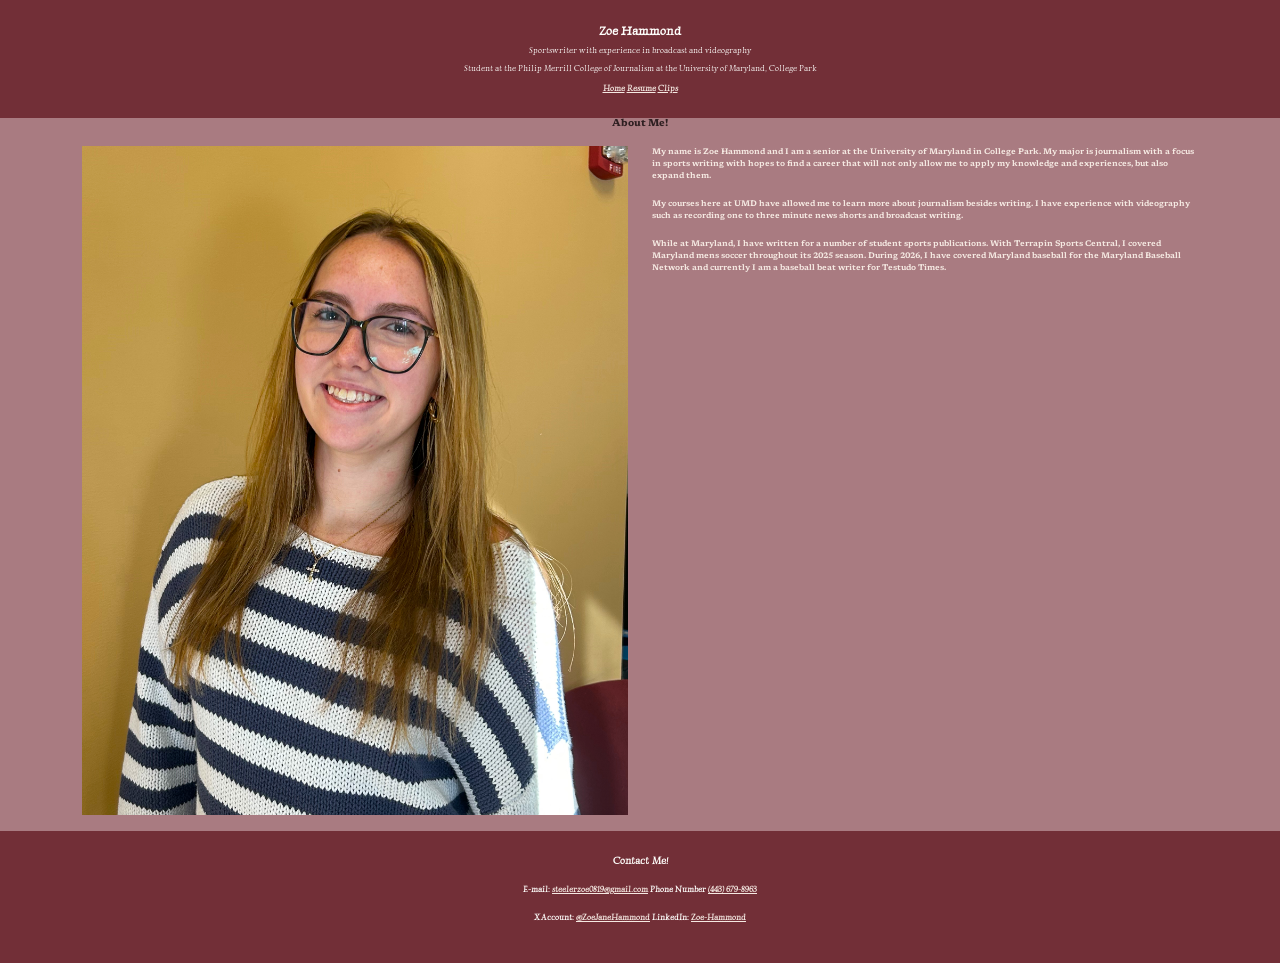
<file: index.html>
<!DOCTYPE html>
<html lang="en">

<head>
    <meta charset="UTF-8">
    <meta name="viewport" content="width=device-width, initial-scale=1.0">
    <title>Home</title>
    <meta name="description"
        content="Sportswriter with experience in broadcast and videography and student at the Philip Merrill College of Journalism at the University of Maryland, College Park">
    <link href="https://cdn.jsdelivr.net/npm/bootstrap@5.3.8/dist/css/bootstrap.min.css" rel="stylesheet"
        integrity="sha384-sRIl4kxILFvY47J16cr9ZwB07vP4J8+LH7qKQnuqkuIAvNWLzeN8tE5YBujZqJLB" crossorigin="anonymous">

    <link rel="stylesheet" href="site/css/style.css">
    <script src="https://cdn.jsdelivr.net/npm/@popperjs/core@2.11.8/dist/umd/popper.min.js"
        integrity="sha384-I7E8VVD/ismYTF4hNIPjVp/Zjvgyol6VFvRkX/vR+Vc4jQkC+hVqc2pM8ODewa9r"
        crossorigin="anonymous"></script>
    <script src="https://cdn.jsdelivr.net/npm/bootstrap@5.3.8/dist/js/bootstrap.min.js"
        integrity="sha384-G/EV+4j2dNv+tEPo3++6LCgdCROaejBqfUeNjuKAiuXbjrxilcCdDz6ZAVfHWe1Y"
        crossorigin="anonymous"></script>
    <link rel="preconnect" href="https://fonts.googleapis.com">
    <link rel="preconnect" href="https://fonts.gstatic.com" crossorigin>
    <link href="https://fonts.googleapis.com/css2?family=Luxurious+Roman&display=swap" rel="stylesheet">
    <link
        href="https://fonts.googleapis.com/css2?family=Luxurious+Roman&family=Newsreader:ital,opsz,wght@0,6..72,200..800;1,6..72,200..800&display=swap"
        rel="stylesheet">
</head>

<body>

    <header>
        <h1>Zoe Hammond</h1>
        <h2>Sportswriter with experience in broadcast and videography</h2>
        <h2>Student at the Philip Merrill College of Journalism at the University of Maryland, College Park</h2>
        <nav></nav>
        <a href="#"> Home</a>
        <a href="/resume/">Resume</a>
        <a href="/clips/"> Clips</a>
        </nav>
    </header>
    <main>
        <h3 id="title">
            About Me!
        </h3>
        <div class="container">
            <div class="row">
                <div class="col-md-6">
                    <img src="site/img/zhammond-headshot.jpg" class="img-fluid" alt="Zoe Hammond">
                </div>
                <div class="col-md-6">
                    <p>
                        My name is Zoe Hammond and I am a senior at the University of Maryland in College Park. My major
                        is
                        journalism
                        with a focus in sports writing with hopes to find a career that will not only allow me to apply
                        my knowledge
                        and
                        experiences, but also expand them. 
                        </p>
                        <p>My courses here at UMD have allowed me to learn more about
                        journalism
                        besides
                        writing.
                        I have experience with videography such as recording one to three minute news shorts and
                        broadcast
                        writing. </p>
                        <p>While at Maryland, I have written for a number of student sports publications. With
                        Terrapin Sports
                        Central, I covered Maryland mens soccer throughout its 2025 season. During 2026, I have covered
                        Maryland
                        baseball for the Maryland Baseball Network and currently I am a baseball beat writer for Testudo
                        Times.
                    </p>
                </div>
            </div>
        </div>
    </main>
    <footer>
        <h3><strong>Contact Me!</strong></h3>
        </p>
        <p>
            E-mail:
            <a href="mailto:steelerzoe0819@gmail.com">steelerzoe0819@gmail.com</a>
            Phone Number
            <a href="tel:4436798963">(443) 679-8963</a>
        </p>
        <p> X Account:
            <a href="https://x.com/ZoeJaneHammond" target="_blank">@ZoeJaneHammond</a>
            LinkedIn:
            <a href="linkedin.com/in/zoe-hammond-83422225a" target="_blank"> Zoe-Hammond</a>
        </p>

    </footer>

</body>

</html>
</file>
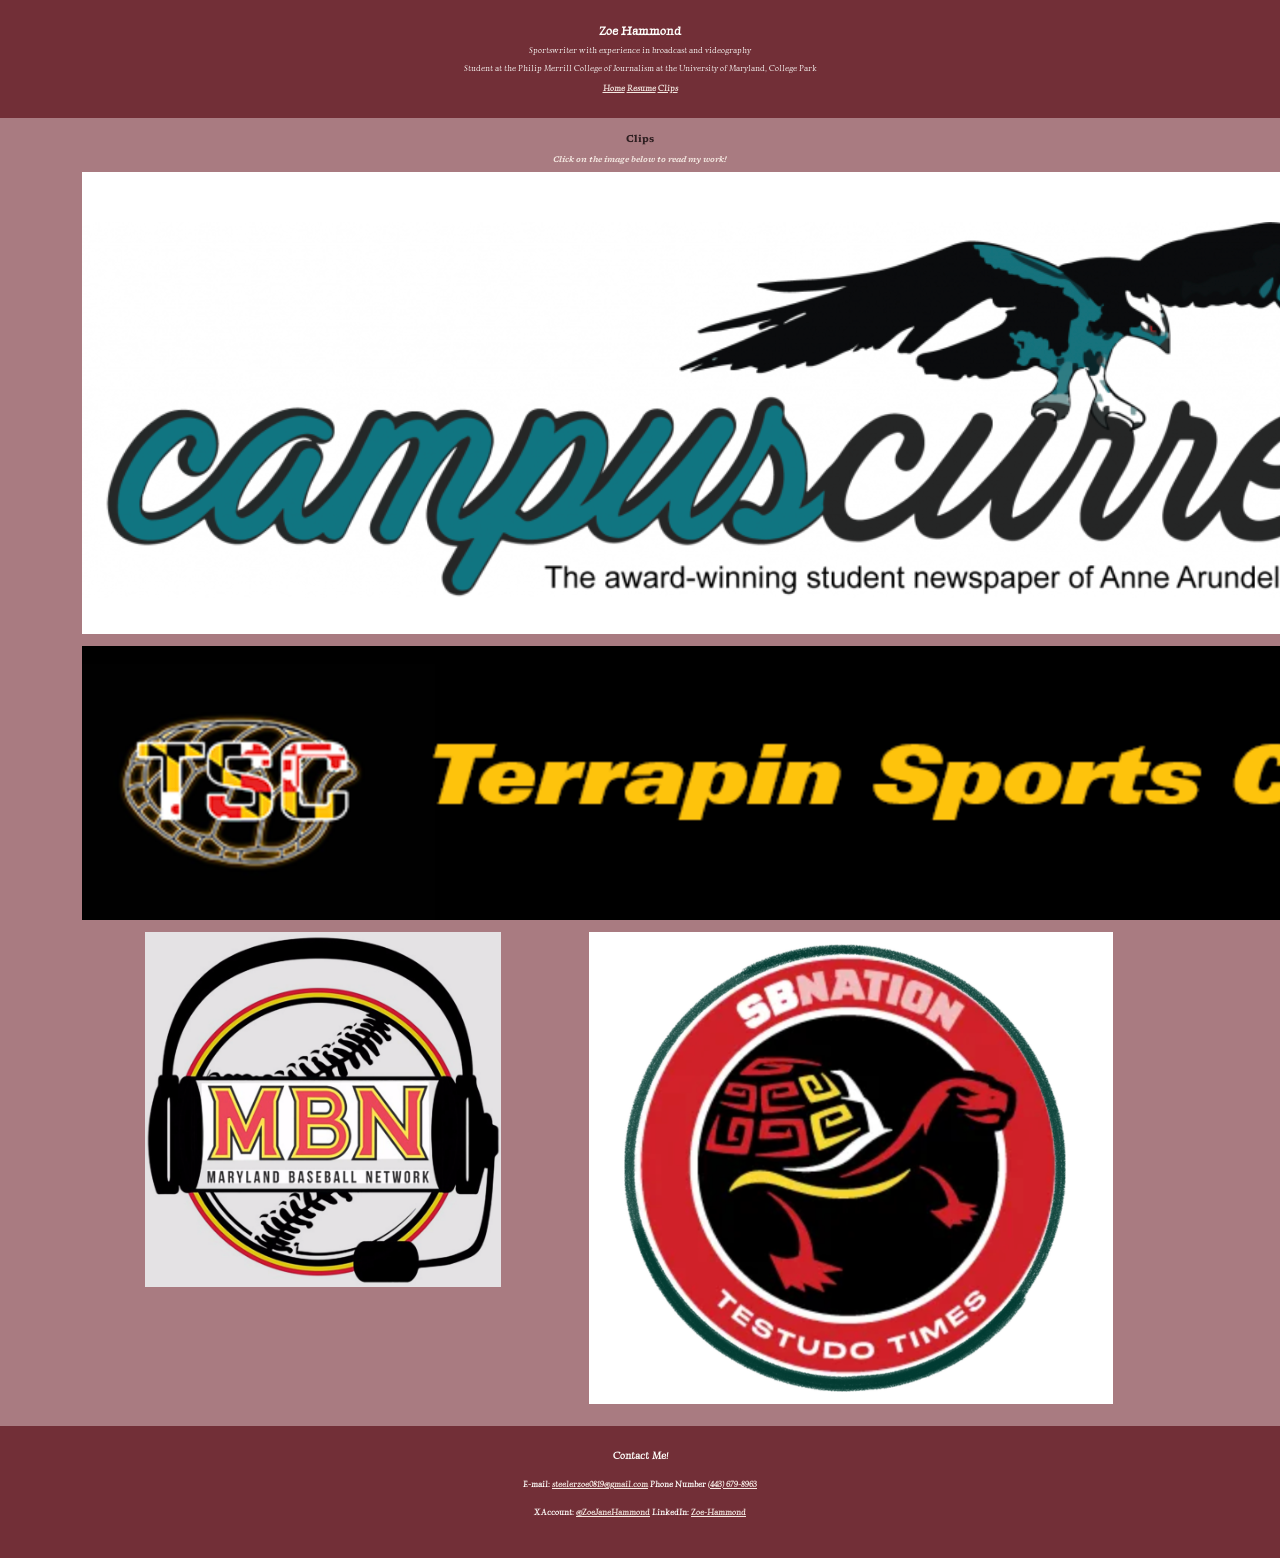
<file: clips/index.html>
<!DOCTYPE html>
<html lang="en">

<head>
    <meta charset="UTF-8">
    <meta name="viewport" content="width=device-width, initial-scale=1.0">
    <title>Clips</title>
    <meta name="description"
        content="Sportswriter with experience in broadcast and videography and student at the Philip Merrill College of Journalism at the University of Maryland, College Park">
    <link href="https://cdn.jsdelivr.net/npm/bootstrap@5.3.8/dist/css/bootstrap.min.css" rel="stylesheet"
        integrity="sha384-sRIl4kxILFvY47J16cr9ZwB07vP4J8+LH7qKQnuqkuIAvNWLzeN8tE5YBujZqJLB" crossorigin="anonymous">

    <link rel="stylesheet" href="../site/css/style.css">
    <script src="https://cdn.jsdelivr.net/npm/@popperjs/core@2.11.8/dist/umd/popper.min.js"
        integrity="sha384-I7E8VVD/ismYTF4hNIPjVp/Zjvgyol6VFvRkX/vR+Vc4jQkC+hVqc2pM8ODewa9r"
        crossorigin="anonymous"></script>
    <script src="https://cdn.jsdelivr.net/npm/bootstrap@5.3.8/dist/js/bootstrap.min.js"
        integrity="sha384-G/EV+4j2dNv+tEPo3++6LCgdCROaejBqfUeNjuKAiuXbjrxilcCdDz6ZAVfHWe1Y"
        crossorigin="anonymous"></script>
    <link rel="preconnect" href="https://fonts.googleapis.com">
    <link rel="preconnect" href="https://fonts.gstatic.com" crossorigin>
    <link href="https://fonts.googleapis.com/css2?family=Luxurious+Roman&display=swap" rel="stylesheet">
    <link
        href="https://fonts.googleapis.com/css2?family=Luxurious+Roman&family=Newsreader:ital,opsz,wght@0,6..72,200..800;1,6..72,200..800&display=swap"
        rel="stylesheet">
</head>

<body>
    <header>
        <h1>Zoe Hammond</h1>
        <h2>Sportswriter with experience in broadcast and videography</h2>
        <h2>Student at the Philip Merrill College of Journalism at the University of Maryland, College Park</h2>
        <nav>
            <a href="../index.html"> Home</a>
            <a href="../resume/">Resume</a>
            <a href="../clips/"> Clips</a>
        </nav>
    </header>
    <main class="container">
        <h3 id="title">
            Clips </h3>
        <div class="text-center">
            <em>Click on the image below to read my work!</em>
        </div>
        <div class="image-container">
            <div class=" row justify-content-evenly clips">
                <a href="https://www.thecampuscurrent.com/staff_name/zoe-hammond/" target="_blank">
                    <img src="../site/img/campus-current-logo.png" alt="Campus Current media" class="image-fluid">
                </a>

                <a href="https://terrapinsportscentral.com/author/zhammond/" target="_blank">
                    <img src="../site/img/tsc-logo.png" alt="TSC media" class="image-fluid"></a>
                <div class="col-md-4">
                    <a href="https://marylandbaseballnetwork.com/author/zoejane8/" target="_blank">
                        <img src="/site/img/mbn-logo.png" alt="MBN Logo" class="img-fluid"> </a>
                </div>
                <div class="col-md-6">
                    <a href="https://www.testudotimes.com/authors/zoe-hammond" target="_blank">
                        <img src="../site/img/tt-times-logo.png" alt="Times Logo" class="img-fluid"></a>
                </div>
            </div>
        </div>
    </main>
    <footer>
        <h3><strong>Contact Me!</strong></h3>
        </p>
        <p>
            E-mail:
            <a href="mailto:steelerzoe0819@gmail.com">steelerzoe0819@gmail.com</a>
            Phone Number
            <a href="tel:4436798963">(443) 679-8963</a>
        </p>
        <p> X Account:
            <a href="https://x.com/ZoeJaneHammond" target="_blank">@ZoeJaneHammond</a>
            LinkedIn:
            <a href="linkedin.com/in/zoe-hammond-83422225a" target="_blank"> Zoe-Hammond</a>
        </p>

    </footer>
</body>

</html>
</file>
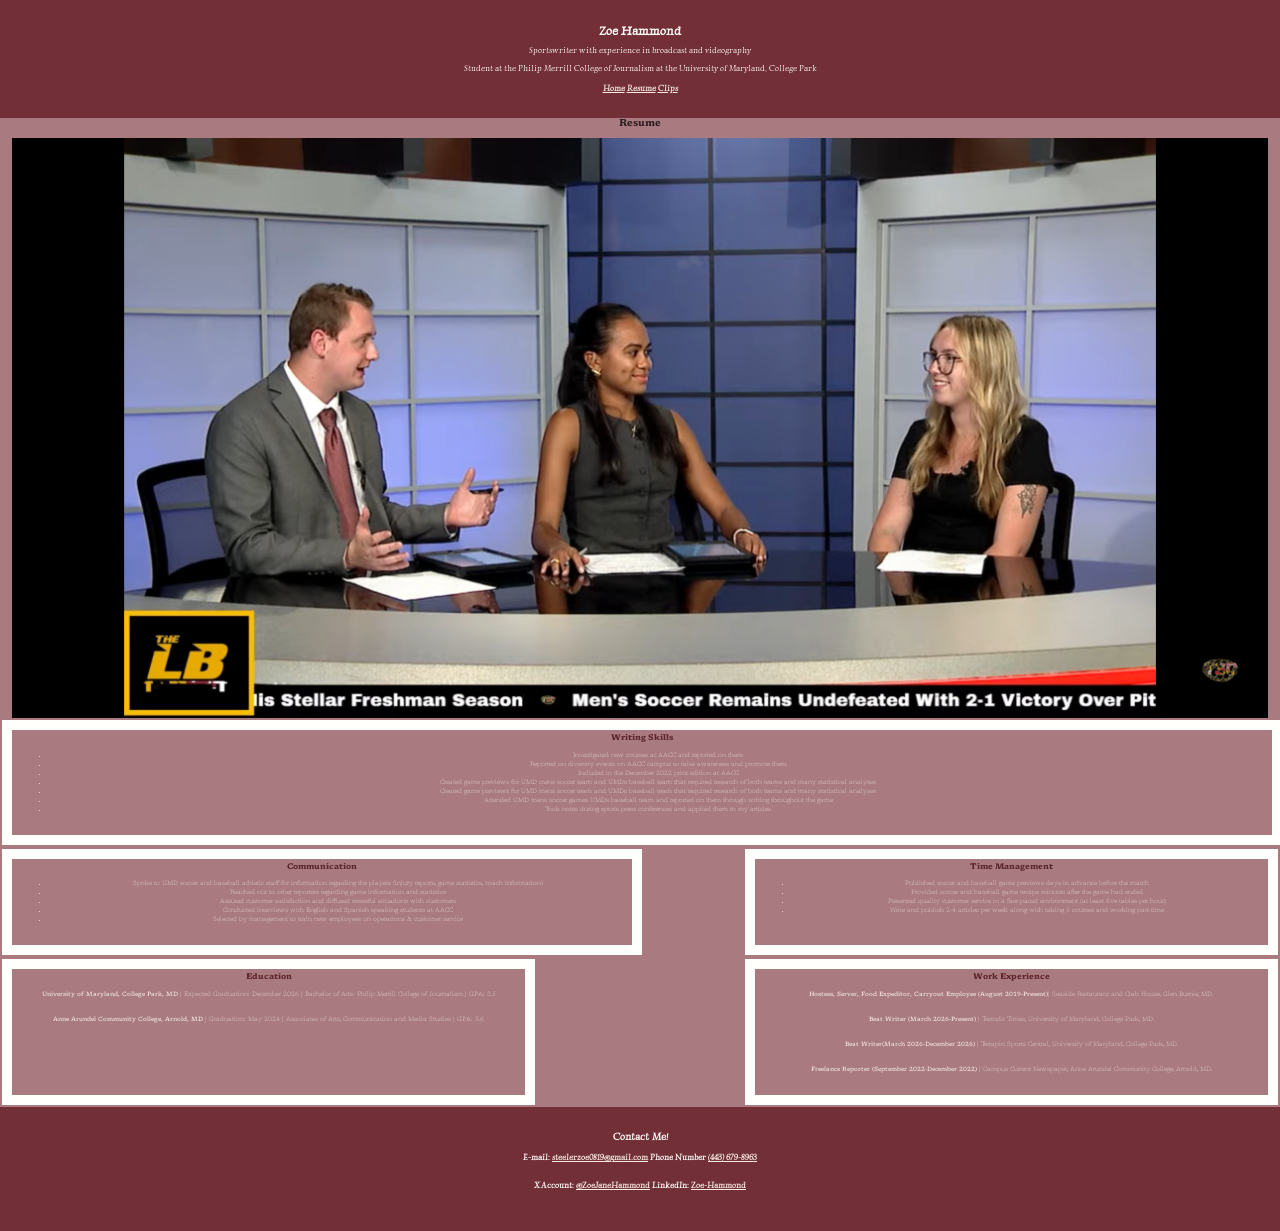
<file: resume/index.html>
<!DOCTYPE html>
<html lang="en">

<head>
    <meta charset="UTF-8">
    <meta name="viewport" content="width=device-width, initial-scale=1.0">
    <title>Resume</title>
    <meta name="description"
        content="Sportswriter with experience in broadcast and videography and student at the Philip Merrill College of Journalism at the University of Maryland, College Park">
    <link href="https://cdn.jsdelivr.net/npm/bootstrap@5.3.8/dist/css/bootstrap.min.css" rel="stylesheet"
        integrity="sha384-sRIl4kxILFvY47J16cr9ZwB07vP4J8+LH7qKQnuqkuIAvNWLzeN8tE5YBujZqJLB" crossorigin="anonymous">

    <link rel="stylesheet" href="../site/css/style.css">
    <script src="https://cdn.jsdelivr.net/npm/@popperjs/core@2.11.8/dist/umd/popper.min.js"
        integrity="sha384-I7E8VVD/ismYTF4hNIPjVp/Zjvgyol6VFvRkX/vR+Vc4jQkC+hVqc2pM8ODewa9r"
        crossorigin="anonymous"></script>
    <script src="https://cdn.jsdelivr.net/npm/bootstrap@5.3.8/dist/js/bootstrap.min.js"
        integrity="sha384-G/EV+4j2dNv+tEPo3++6LCgdCROaejBqfUeNjuKAiuXbjrxilcCdDz6ZAVfHWe1Y"
        crossorigin="anonymous"></script>
    <link rel="preconnect" href="https://fonts.googleapis.com">
    <link rel="preconnect" href="https://fonts.gstatic.com" crossorigin>
    <link href="https://fonts.googleapis.com/css2?family=Luxurious+Roman&display=swap" rel="stylesheet">
    <link
        href="https://fonts.googleapis.com/css2?family=Luxurious+Roman&family=Newsreader:ital,opsz,wght@0,6..72,200..800;1,6..72,200..800&display=swap"
        rel="stylesheet">
</head>

<body>

    <header>
        <h1>Zoe Hammond</h1>
        <h2>Sportswriter with experience in broadcast and videography</h2>
        <h2>Student at the Philip Merrill College of Journalism at the University of Maryland, College Park</h2>
        <nav>
            <a href="../index.html"> Home</a>
            <a href="/resume/">Resume</a>
            <a href="../clips/"> Clips</a>
        </nav>
    </header>

    <main class="container-fluid">

        <h3 id="title">
            Resume
        </h3>
        <img src="../site/img/tsc-show-interview.png" alt="Feature on the Left Bench" class="img-fluid">

        <div class="row justify-content-between">
            <div class="col-md-12 block">
                <h4>Writing Skills</h4>
                <ul>
                    <li>Investigated new courses at AACC and reported on them</li>
                    <li>Reported on diversity events on AACC campus to raise awareness and promote them</li>
                    <li>Included in the December 2022 print edition at AACC</li>
                    <li>Created game previews for UMD mens soccer team and UMDs baseball team that required research of
                        both
                        teams and many statistical analyses</li>
                    <li>Created game previews for UMD mens soccer team and UMDs baseball team that required research of
                        both
                        teams and many statistical analyses</li>
                    <li>Attended UMD mens soccer games UMDs baseball team and reported on them through writing
                        throughout
                        the game</li>
                    <li>Took notes during sports press conferences and applied them to my articles</li>
                </ul>
            </div>
        </div>
        <div class="row justify-content-between">
        <div class="col-md-6 block">
            <h4>Communication</h4>
            <ul>
                <li>Spoke to UMD soccer and baseball athletic staff for information regarding the players (injury
                    reports, game statistics, coach information) </li>
                <li>Reached out to other reporters regarding game information and statistics</li>
                <li>Assured customer satisfaction and diffused stressful situations with customers</li>
                <li>Conducted interviews with English and Spanish speaking students at AACC</li>
                <li>Selected by management to train new employees on operations & customer service</li>
            </ul>
        </div>

        <div class="col-md-5 block">
            <h4>Time Management</h4>
            <ul>
                <li>Published soccer and baseball game previews days in advance before the match</li>
                <li>Provided soccer and baseball game recaps minutes after the game had ended</li>
                <li>Presented quality customer service in a fast-paced environment (at least five tables per hour)</li>
                <li>Write and publish 2-4 articles per week along with taking 5 courses and working part-time</li>
            </ul>
        </div>
        </div>
        

        <div class="row justify-content-between">
            <div class="col-md-5 block">
                <h4>Education</h4>
                <p><strong>University of Maryland, College Park, MD </strong>| Expected Graduation: December 2026 | Bachelor of Arts-
                    Philip Merrill College of Journalism | GPA: 3.5</p>
                <p><strong>Anne Arundel Community College, Arnold, MD </strong>| Graduation: May 2024 | Associates of Arts, Communication
                    and Media Studies | GPA: 3.6</p>
            </div>
            <div class="col-md-5 block">
                <h4>Work Experience</h4>
            <p><strong>Hostess, Server, Food Expeditor, Carryout Employee (August 2019-Present)</strong>| Seaside Restaurant and Crab
                House, Glen Burnie, MD. </p>
            <p><strong>Beat Writer (March 2026-Present)</strong> | Testudo Times, University of Maryland, College Park, MD.</p>
            <p><strong>Beat Writer(March 2026-December 2026) </strong> | Terrapin Sports Central, University of Maryland, College Park,
                MD.
            <p>
            <p><strong>Freelance Reporter (September 2022-December 2022)</strong> | Campus Current Newspaper, Anne Arundel Community
                College, Arnold, MD.
            </p>
            </div>
        </div>

    </main>

        <footer>
            <h3><strong>Contact Me!</strong></h3>
            <p>
                E-mail:
                <a href="mailto:steelerzoe0819@gmail.com">steelerzoe0819@gmail.com</a>
                Phone Number
                <a href="tel:4436798963">(443) 679-8963</a>
            </p>
            <p>
                X Account:
                <a href="https://x.com/ZoeJaneHammond" target="_blank">@ZoeJaneHammond</a>
                LinkedIn:
                <a href="https://linkedin.com/in/zoe-hammond-83422225a" target="_blank"> Zoe-Hammond</a>
            </p>
        </footer>
</body>

</html>
</file>
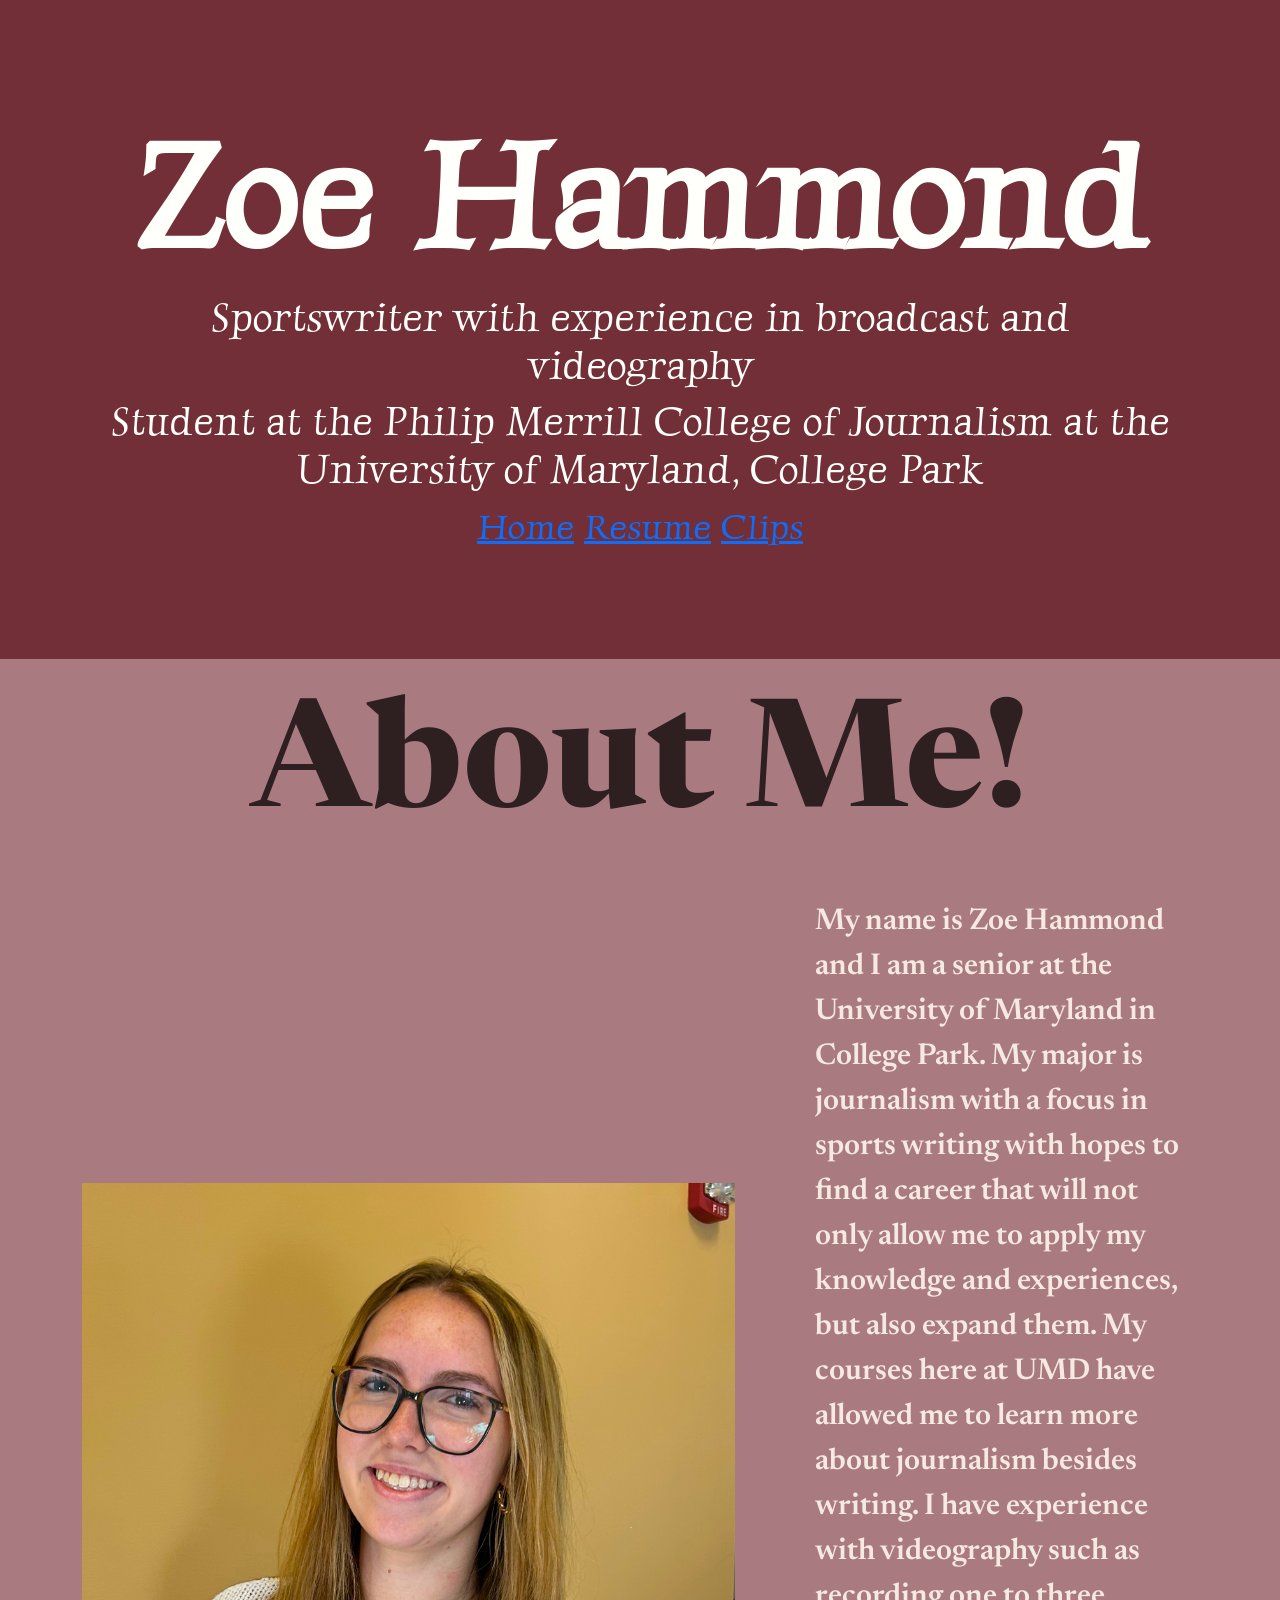
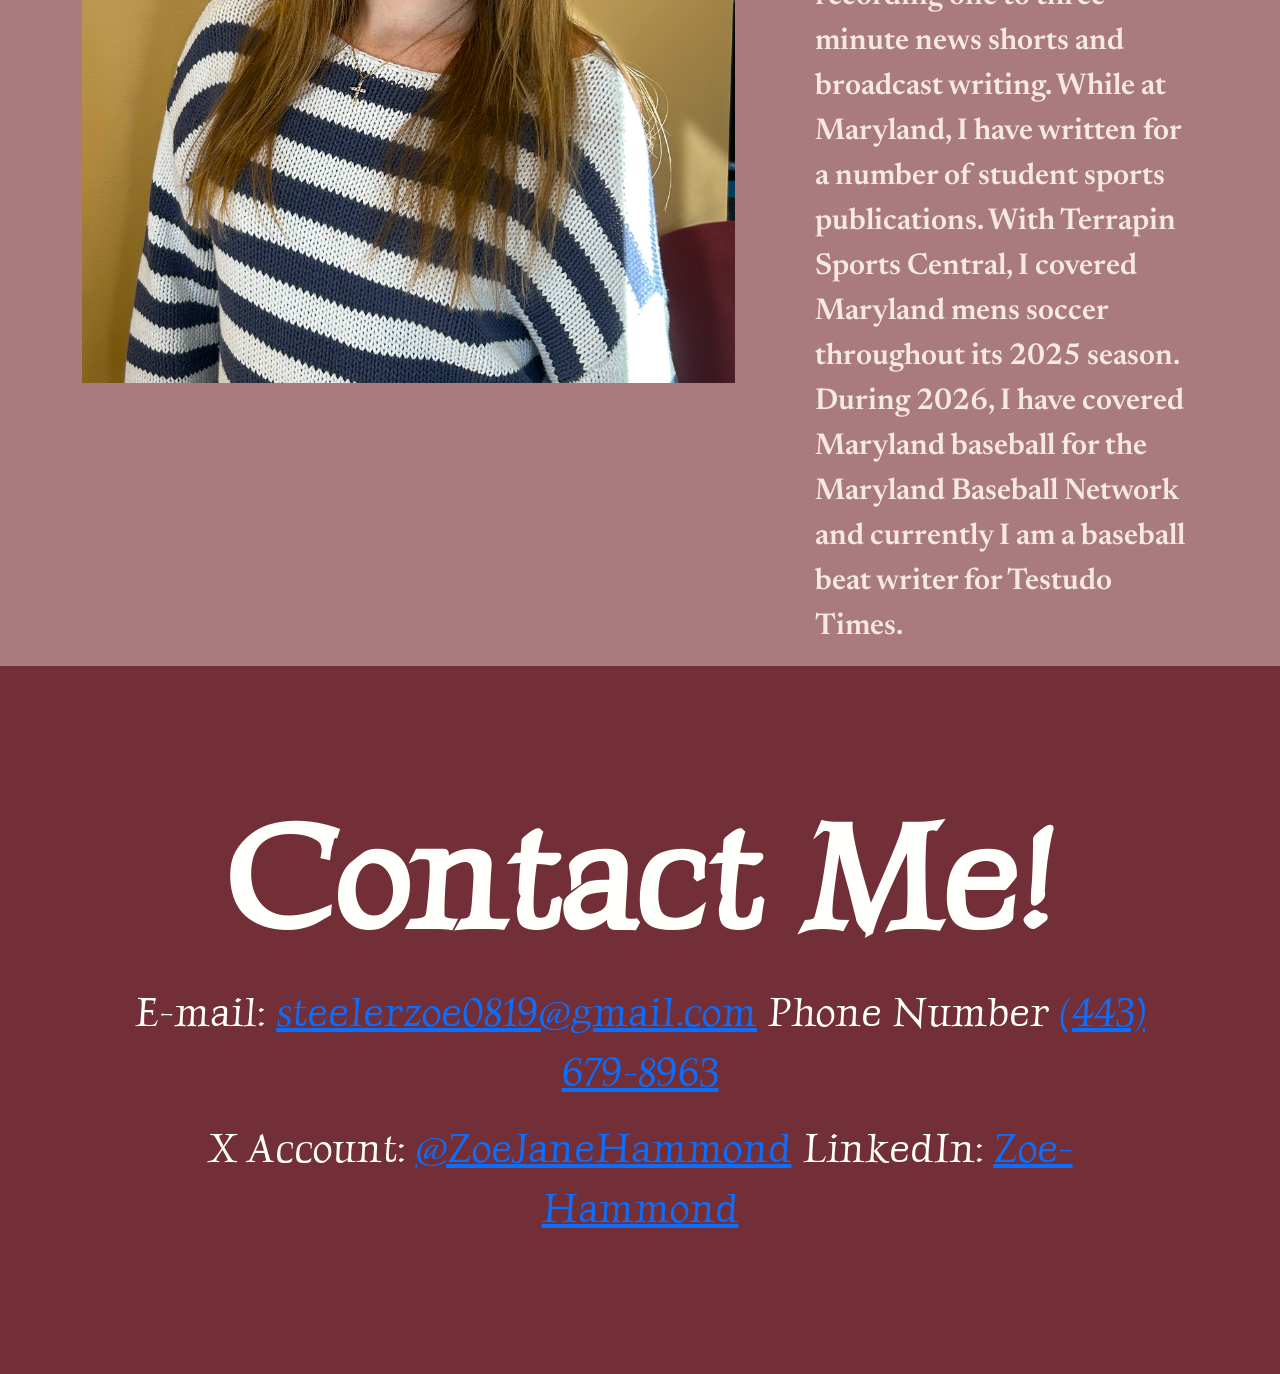
<file: zoe-hammong.github.io/index.html>
<!DOCTYPE html>
<html lang="en">

<head>
    <meta charset="UTF-8">
    <meta name="viewport" content="width=device-width, initial-scale=1.0">
    <title>Home</title>
    <meta name="description" content="">
    <link href="https://cdn.jsdelivr.net/npm/bootstrap@5.3.8/dist/css/bootstrap.min.css" rel="stylesheet"
        integrity="sha384-sRIl4kxILFvY47J16cr9ZwB07vP4J8+LH7qKQnuqkuIAvNWLzeN8tE5YBujZqJLB" crossorigin="anonymous">

    <link rel="stylesheet" href="site/css/style.css">
    <script src="https://cdn.jsdelivr.net/npm/@popperjs/core@2.11.8/dist/umd/popper.min.js"
        integrity="sha384-I7E8VVD/ismYTF4hNIPjVp/Zjvgyol6VFvRkX/vR+Vc4jQkC+hVqc2pM8ODewa9r"
        crossorigin="anonymous"></script>
    <script src="https://cdn.jsdelivr.net/npm/bootstrap@5.3.8/dist/js/bootstrap.min.js"
        integrity="sha384-G/EV+4j2dNv+tEPo3++6LCgdCROaejBqfUeNjuKAiuXbjrxilcCdDz6ZAVfHWe1Y"
        crossorigin="anonymous"></script>
    <link rel="preconnect" href="https://fonts.googleapis.com">
    <link rel="preconnect" href="https://fonts.gstatic.com" crossorigin>
    <link href="https://fonts.googleapis.com/css2?family=Luxurious+Roman&display=swap" rel="stylesheet">
    <link
        href="https://fonts.googleapis.com/css2?family=Luxurious+Roman&family=Newsreader:ital,opsz,wght@0,6..72,200..800;1,6..72,200..800&display=swap"
        rel="stylesheet">
</head>

<body>

    <header>
        <H1>Zoe Hammond</H1>
        <H3>Sportswriter with experience in broadcast and videography</H3>
        <h3>Student at the Philip Merrill College of Journalism at the University of Maryland, College Park</h3>
        <a href="#"> Home</a>
        <a href="/resume/">Resume</a>
        <a href="/clips/"> Clips</a>
    
    </header>

    <p id="title">
        About Me!
    </p>
    <div class="container">
        <img src="img/Tezza-3019 2.JPG" width="800" height="800" alt="Zoe Hammond">
        <p>
            My name is Zoe Hammond and I am a senior at the University of Maryland in College Park. My major is
            journalism
            with a focus in sports writing with hopes to find a career that will not only allow me to apply my knowledge
            and
            experiences, but also expand them. My courses here at UMD have allowed me to learn more about journalism
            besides
            writing.
            I have experience with videography such as recording one to three minute news shorts and broadcast
            writing. While at Maryland, I have written for a number of student sports publications. With Terrapin Sports
            Central, I covered Maryland mens soccer throughout its 2025 season. During 2026, I have covered Maryland
            baseball for the Maryland Baseball Network and currently I am a baseball beat writer for Testudo Times.
        </p>
    </div>
</body>

<footer>
    <h1><strong>Contact Me!</strong></h1>
    </p>
    <p>
        E-mail:
        <a href="mailto:steelerzoe0819@gmail.com">steelerzoe0819@gmail.com</a>
        Phone Number
        <a href="tel:4436798963">(443) 679-8963</a>
    </p>
    <p> X Account:
        <a href="https://x.com/ZoeJaneHammond" target="_blank">@ZoeJaneHammond</a>
        LinkedIn:
        <a href="linkedin.com/in/zoe-hammond-83422225a" target="_blank"> Zoe-Hammond</a>
    </p>

</footer>

</html>
</file>
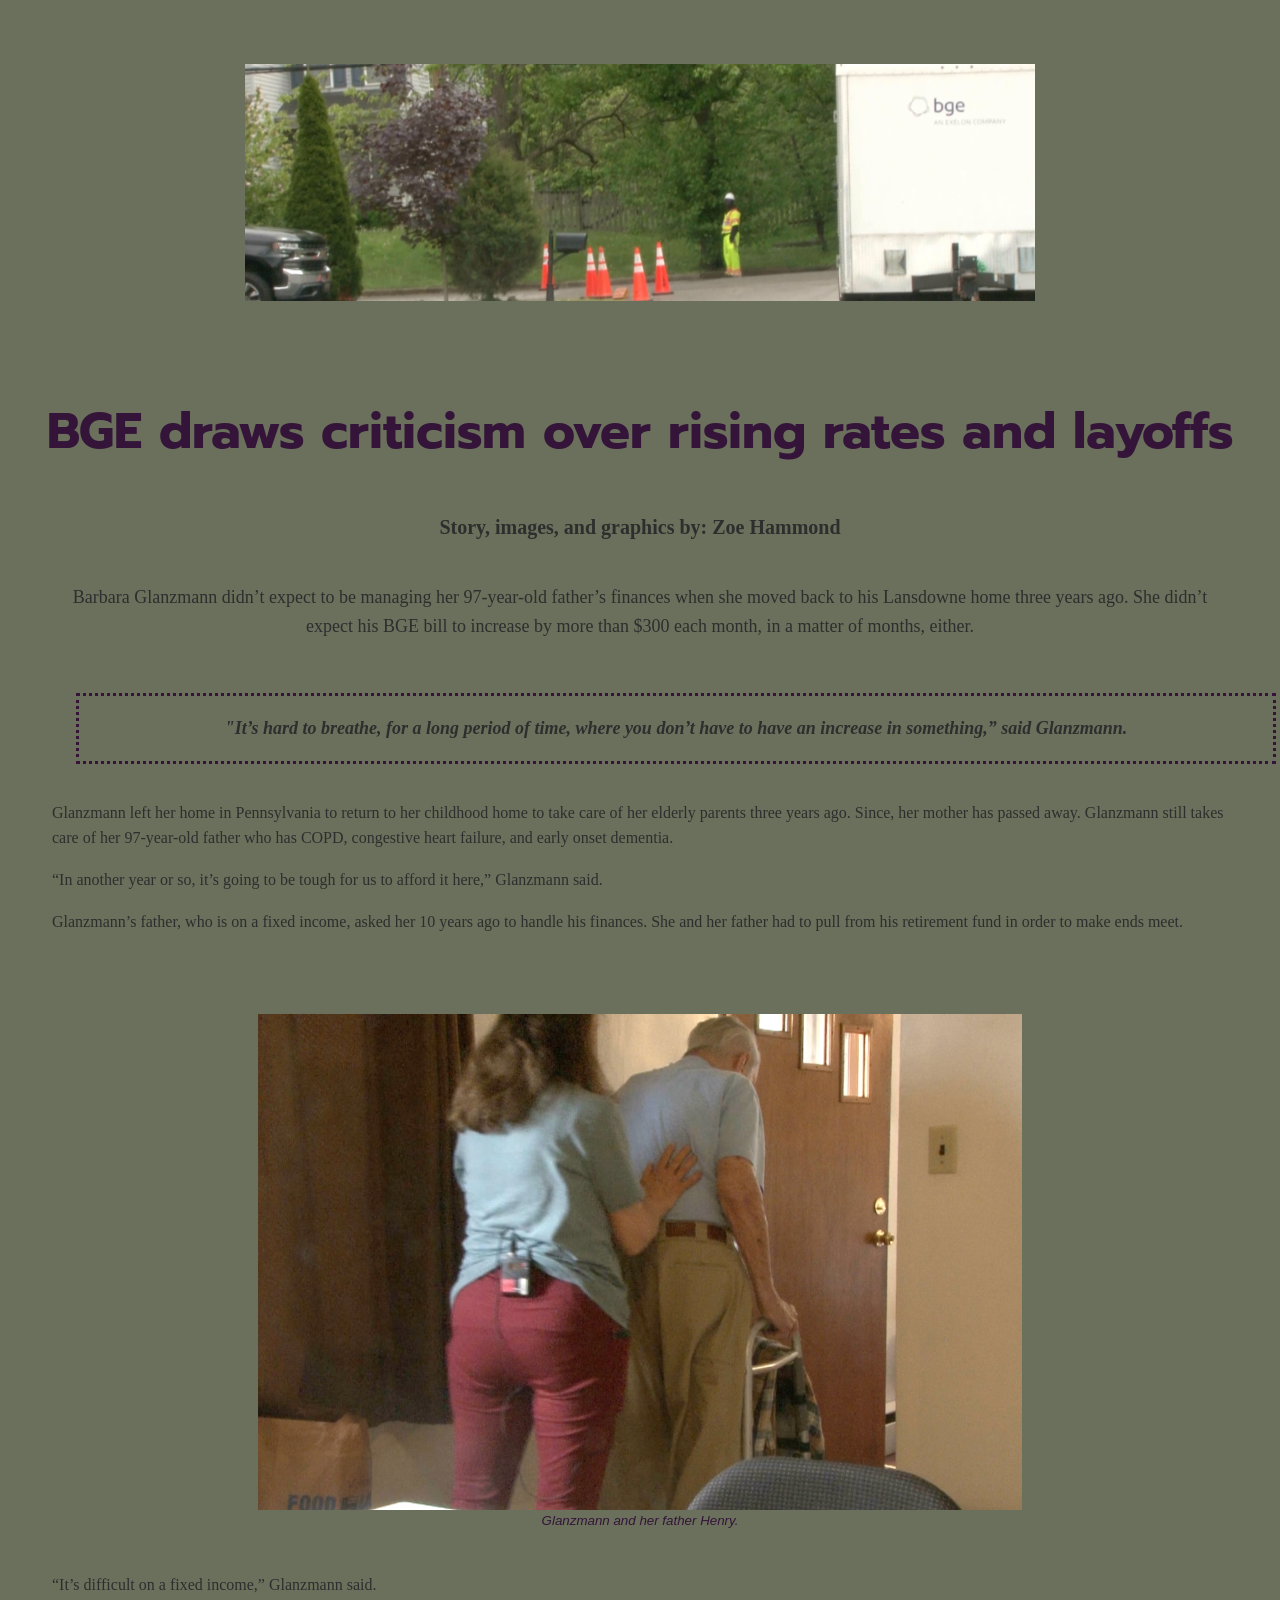
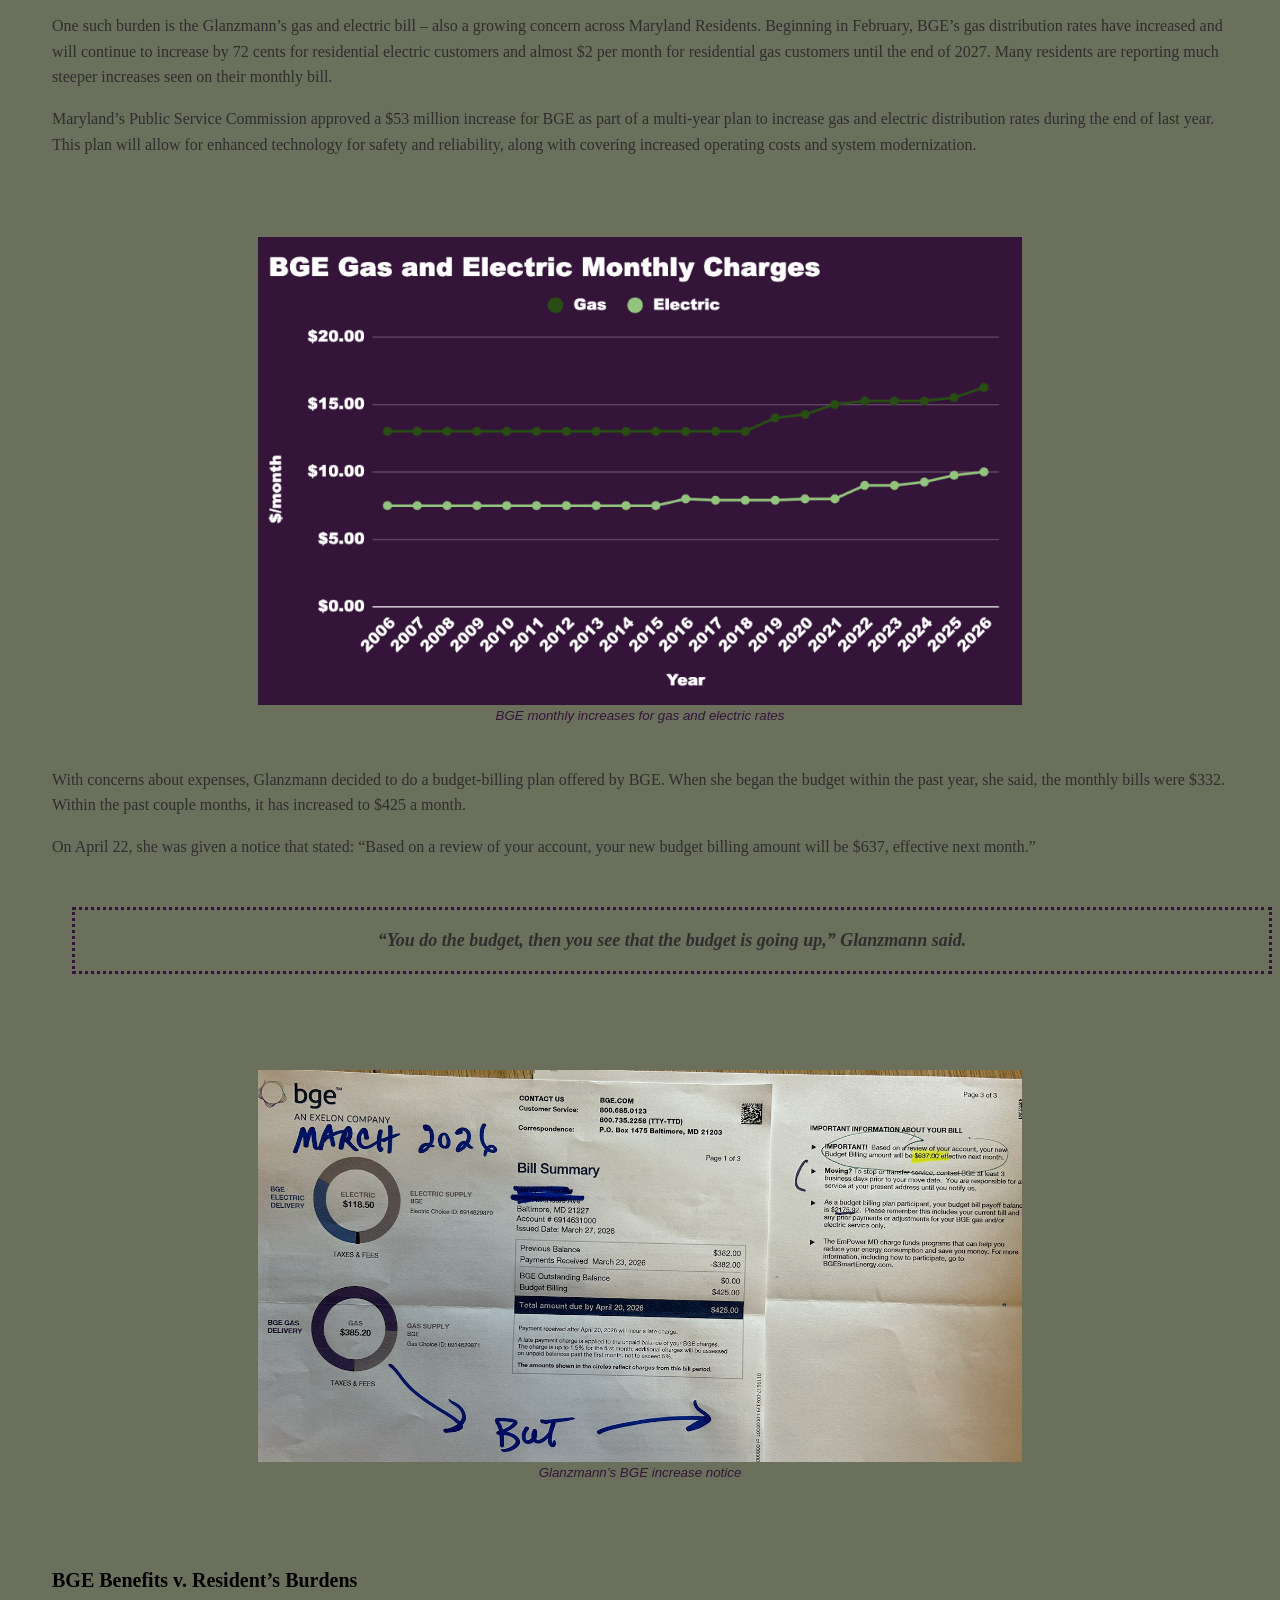
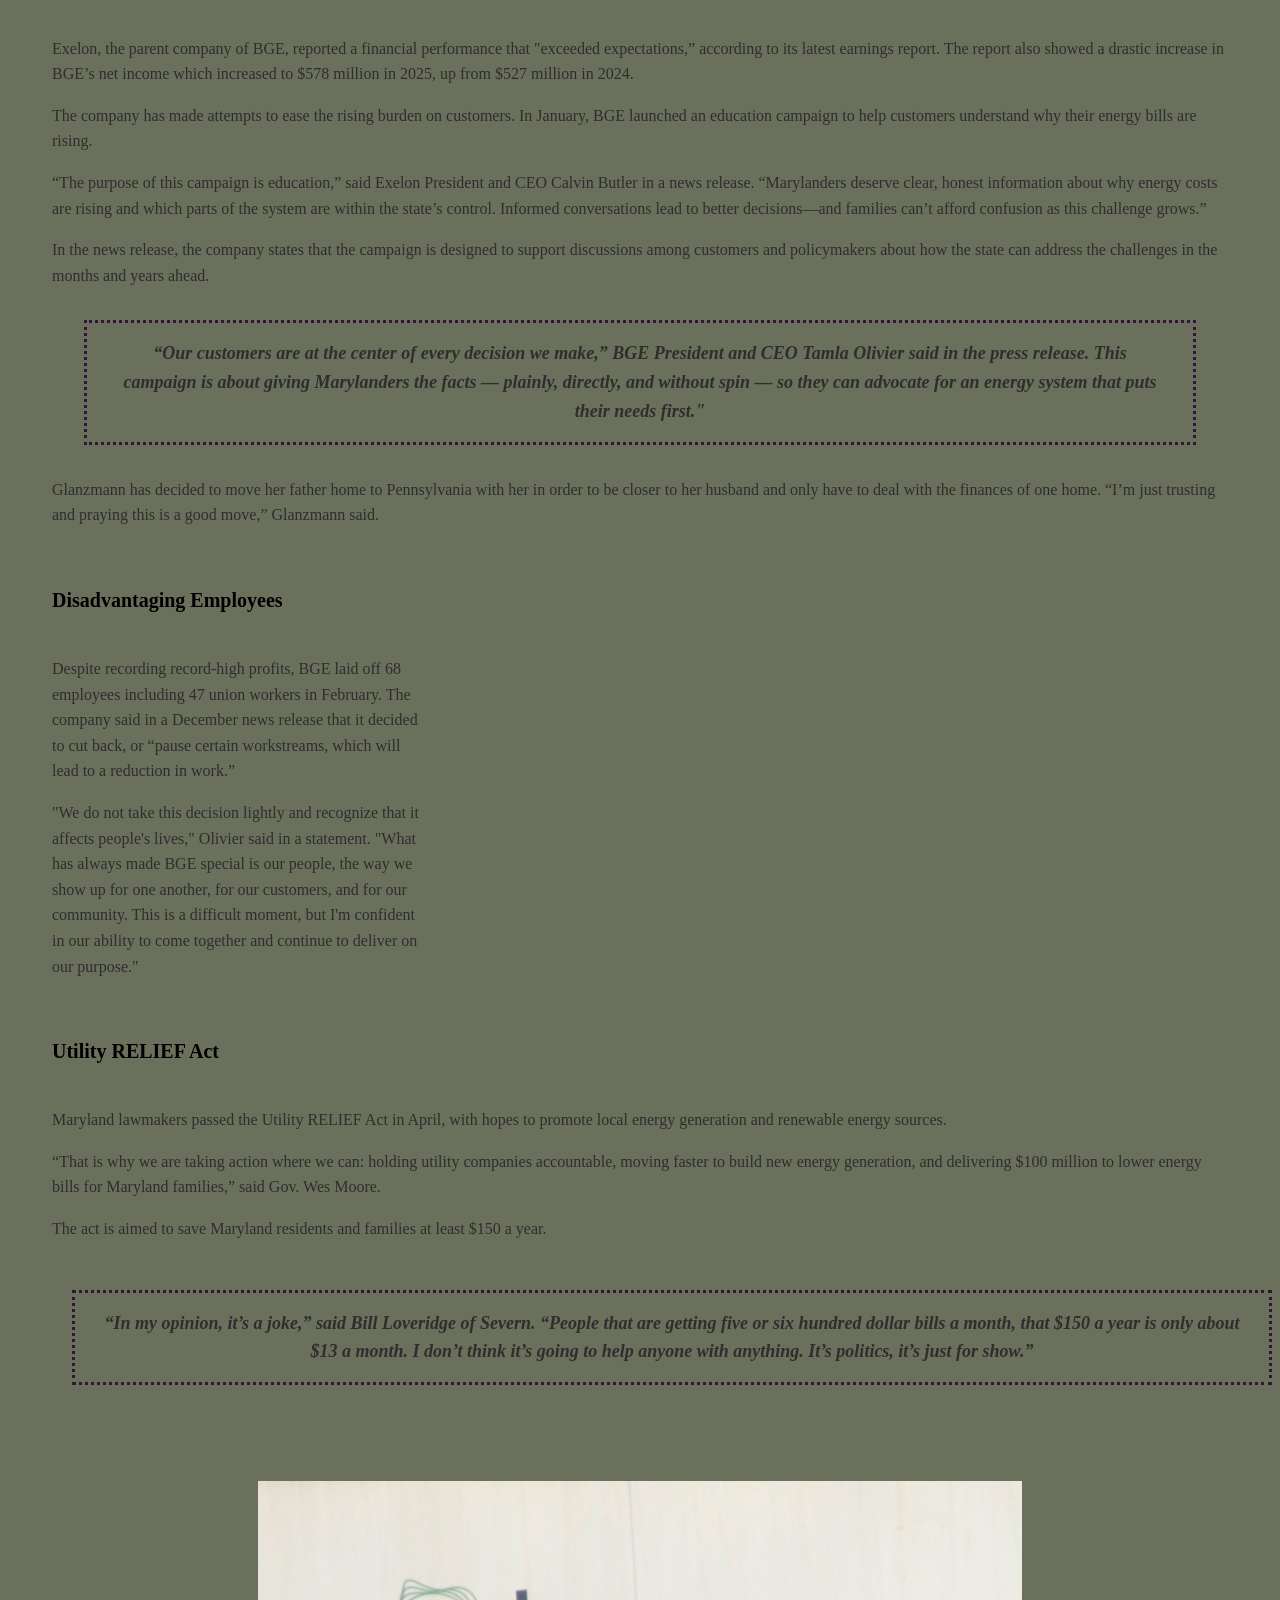
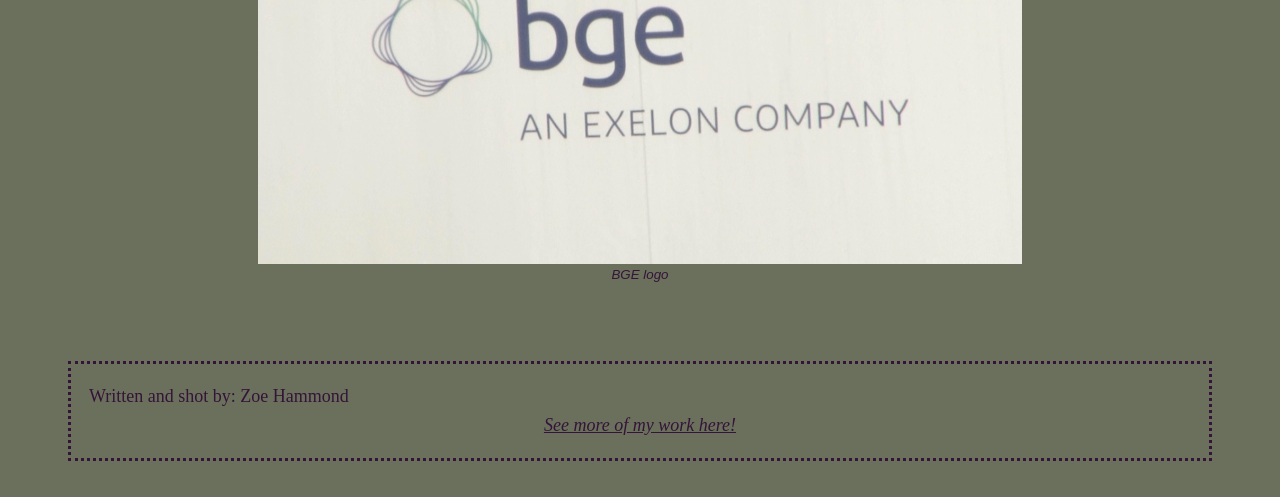
<file: projects/final/index.html>
<!DOCTYPE html>
<html lang="en">

<head>
    <meta charset="UTF-8">
    <meta name="viewport" content="width=device-width, initial-scale=1.0">
    <title>BGE draws criticism over rising rates and layoffs</title>
    <meta name="descripton"
        content="Beginning in February, BGE’s gas distribution rates have increased and will continue to increase by 72 cents for residential electric customers and almost $2 per month for residential gas customers until the end of 2027. Many residents are reporting much steeper increases seen on their monthly bill.">
    <link href="https://cdn.jsdelivr.net/npm/bootstrap@5.3.8/dist/css/bootstrap.min.css" rel="stylesheet"
        integrity="sha384-sRIl4kxILFvY47J16cr9ZwB07vP4J8+LH7qKQnuqkuIAvNWLzeN8tE5YBujZqJLB" crossorigin="anonymous">

    <link rel="stylesheet" href="css/style.css">
    <script src="https://cdn.jsdelivr.net/npm/@popperjs/core@2.11.8/dist/umd/popper.min.js"
        integrity="sha384-I7E8VVD/ismYTF4hNIPjVp/Zjvgyol6VFvRkX/vR+Vc4jQkC+hVqc2pM8ODewa9r"
        crossorigin="anonymous"></script>
    <script src="https://cdn.jsdelivr.net/npm/bootstrap@5.3.8/dist/js/bootstrap.min.js"
        integrity="sha384-G/EV+4j2dNv+tEPo3++6LCgdCROaejBqfUeNjuKAiuXbjrxilcCdDz6ZAVfHWe1Y"
        crossorigin="anonymous"></script>
    <link rel="preconnect" href="https://fonts.googleapis.com">
    <link rel="preconnect" href="https://fonts.gstatic.com" crossorigin>
    <link
        href="https://fonts.googleapis.com/css2?family=Google+Sans+Flex:opsz,wght@6..144,1..1000&family=Prompt:ital,wght@0,100;0,200;0,300;0,400;0,500;0,600;0,700;0,800;0,900;1,100;1,200;1,300;1,400;1,500;1,600;1,700;1,800;1,900&display=swap"
        rel="stylesheet">
</head>

<body>
    <header>
        <div class="image">
            <img src="img/workers.png" alt="BGE Workers" class="img-fluid">
        </div>
        <h1>BGE draws criticism over rising rates and layoffs</h1>
        <div class="byline">
            Story, images, and graphics by: Zoe Hammond
        </div>
    </header>
    <main class="container-fluid">
        <div class="lede">
            <p> Barbara Glanzmann didn’t expect to be managing her 97-year-old father’s finances when she moved back
                to his Lansdowne home three years ago. She didn’t expect his BGE bill to increase by more than $300
                each month, in a matter of months, either.</p>
            <div class="row">
                <div class="col-md-12 block">
                    <div class="quote">"It’s hard to breathe, for a long period of time, where you don’t have to
                        have an increase in
                        something,”
                        said Glanzmann.
                    </div>
                </div>
            </div>
        </div>
        <div class="section container-fluid-95%">
            <p>Glanzmann left her home in Pennsylvania to return to her childhood home to take care of her elderly
                parents three years ago. Since, her mother has passed away. Glanzmann still takes care of her
                97-year-old father who has COPD, congestive heart failure, and early onset dementia. </p>
            <p>“In another year or so, it’s going to be tough for us to afford it here,” Glanzmann said.</p>
            <p>Glanzmann’s father, who is on a fixed income, asked her 10 years ago to handle his finances. She and her
                father had to pull from his retirement fund in order to make ends meet. </p>
            <div class="image">
                <img src="img/barb-screen-grab.png" alt="Barbara helping father" class="img-fluid">
            </div>
            <div class="caption">
                Glanzmann and her father Henry.
            </div>
            <p>“It’s difficult on a fixed income,” Glanzmann said. </p>
            <p>One such burden is the Glanzmann’s gas and electric bill – also a growing concern across Maryland
                Residents. Beginning in February, BGE’s gas distribution rates have increased and will continue to
                increase by 72 cents for residential electric customers and almost $2 per month for residential gas
                customers until the end of 2027. Many residents are reporting much steeper increases seen on their
                monthly bill.</p>
            <p>Maryland’s Public Service Commission approved a $53 million increase for BGE as part of a multi-year plan
                to increase gas and electric distribution rates during the end of last year. This plan will allow for
                enhanced technology for safety and reliability, along with covering increased operating costs and system
                modernization.</p>
            <div class="image">
                <img src="img/graph.png" alt="Rate Increases" class="img-fluid">
            </div>
            <div class="caption">
                BGE monthly increases for gas and electric rates
            </div>
            <p>With concerns about expenses, Glanzmann decided to do a budget-billing plan offered by BGE. When she
                began the budget within the past year, she said, the monthly bills were $332. Within the past couple
                months, it has increased to $425 a month.</p>
            <p>On April 22, she was given a notice that stated: “Based on a review of your account, your new budget
                billing amount will be $637, effective next month.” </p>
            <div class="row">
                <div class="col-md-12 block">
                    <div class="quote">
                        “You do the budget, then you see that the budget is going up,” Glanzmann said.
                    </div>
                </div>
            </div>
            <div class="image">
                <img src="img/increase-notice.png" alt="Increase Notice" class="img-fluid">
            </div>
            <div class="caption">
                Glanzmann’s BGE increase notice
            </div>
        </div>

        <div class="section-container">
            <div class="title">BGE Benefits v. Resident’s Burdens</div>
            <p>Exelon, the parent company of BGE, reported a financial performance that "exceeded expectations,”
                according to its latest earnings report. The report also showed a drastic increase in BGE’s net income
                which increased to $578 million in 2025, up from $527 million in 2024.</p>
            <p>The company has made attempts to ease the rising burden on customers. In January, BGE launched an
                education campaign to help customers understand why their energy bills are rising.</p>
            <p>“The purpose of this campaign is education,” said Exelon President and CEO Calvin Butler in a news
                release. “Marylanders deserve clear, honest information about why energy costs are rising and which
                parts of the system are within the state’s control. Informed conversations lead to better decisions—and
                families can’t afford confusion as this challenge grows.”</p>
            <p>In the news release, the company states that the campaign is designed to support discussions among
                customers and policymakers about how the state can address the challenges in the months and years ahead.
            </p>
            <div class="row block">
                <div class="quote">“Our customers are at the center of every decision we make,” BGE President and CEO
                    Tamla
                    Olivier said in the press release. This campaign is about giving Marylanders the facts — plainly,
                    directly, and without spin — so they can advocate for an energy system that puts their needs first."
                </div>
            </div>
            <p>Glanzmann has decided to move her father home to Pennsylvania with her in order to be closer to her
                husband and only have to deal with the finances of one home. “I’m just trusting and praying this is a
                good move,” Glanzmann said.</p>
        </div>
        <div class="row align-items-center">
            <div class="col-lg-4">
                <div class="title"> Disadvantaging Employees</div>
                <p>Despite recording record-high profits, BGE laid off 68 employees including 47 union workers in
                    February. The company said in a December news release that it decided to cut back, or “pause certain
                    workstreams, which will lead to a reduction in work.”</p>
                <p>"We do not take this decision lightly and recognize that it affects people's lives," Olivier said in
                    a statement. "What has always made BGE special is our people, the way we show up for one another,
                    for our customers, and for our community. This is a difficult moment, but I'm confident in our
                    ability to come together and continue to deliver on our purpose."</p>
            </div>
            <div class="col-lg-8">
                <iframe title="Unemployment Rate in Counties that have BGE" aria-label="Choropleth map"
                    id="datawrapper-chart-jIPMN" src="https://datawrapper.dwcdn.net/jIPMN/2/" scrolling="no"
                    frameborder="0" style="width: 0; min-width: 100% !important; border: none;" height="425"
                    data-external="1"></iframe>
                <script
                    type="text/javascript">window.addEventListener("message", function (a) { if (void 0 !== a.data["datawrapper-height"]) { var e = document.querySelectorAll("iframe"); for (var t in a.data["datawrapper-height"]) for (var r, i = 0; r = e[i]; i++)if (r.contentWindow === a.source) { var d = a.data["datawrapper-height"][t] + "px"; r.style.height = d } } });</script>
            </div>
        </div>
        </div>

        <div class="section container-fluid-95%">
            <div class="title"> Utility RELIEF Act </div>
            <p>Maryland lawmakers passed the Utility RELIEF Act in April, with hopes to promote local energy generation
                and renewable energy sources.</p>
            <p>“That is why we are taking action where we can: holding utility companies accountable, moving faster to
                build new energy generation, and delivering $100 million to lower energy bills for Maryland families,”
                said Gov. Wes Moore. </p>
            <p>The act is aimed to save Maryland residents and families at least $150 a year.</p>
            <div class="row">
                <div class="col-md-12 block">
                    <div class="quote">“In my opinion, it’s a joke,” said Bill Loveridge of Severn. “People that
                        are
                        getting five or six hundred dollar bills a month, that $150 a year is only
                        about
                        $13 a month. I don’t think it’s going to help anyone with anything. It’s
                        politics, it’s just for show.”</div>
                </div>
            </div>
        </div>
        <div class="image">
            <img src="img/logo.png" alt="BGE Logo" class="img-fluid">
        </div>
        <div class="caption">
            BGE logo
        </div>
    </main>
    <footer>
        <div class="row block">
            Written and shot by: Zoe Hammond
            <a href="https://zoe-hammond.github.io/index.html"> See more of my work here!</a>
        </div>
    </footer>
</body>

</html>
</file>
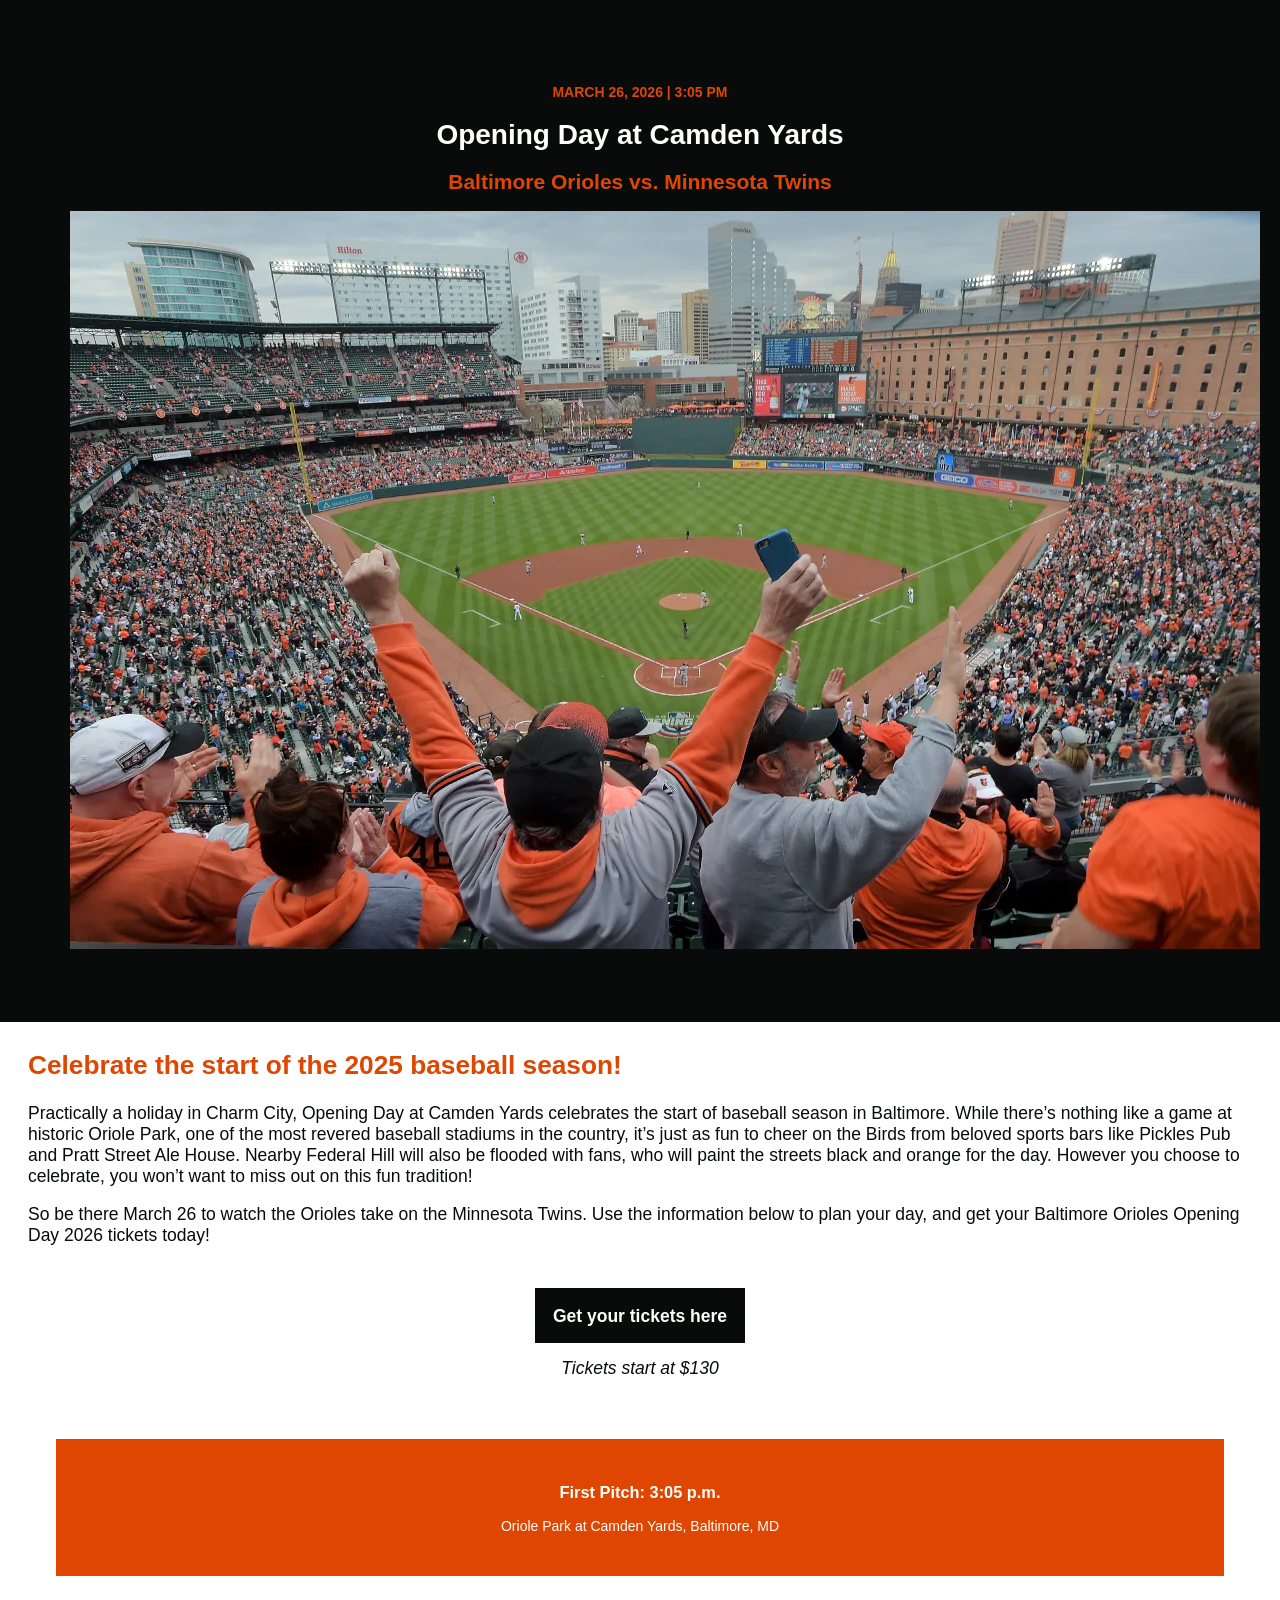
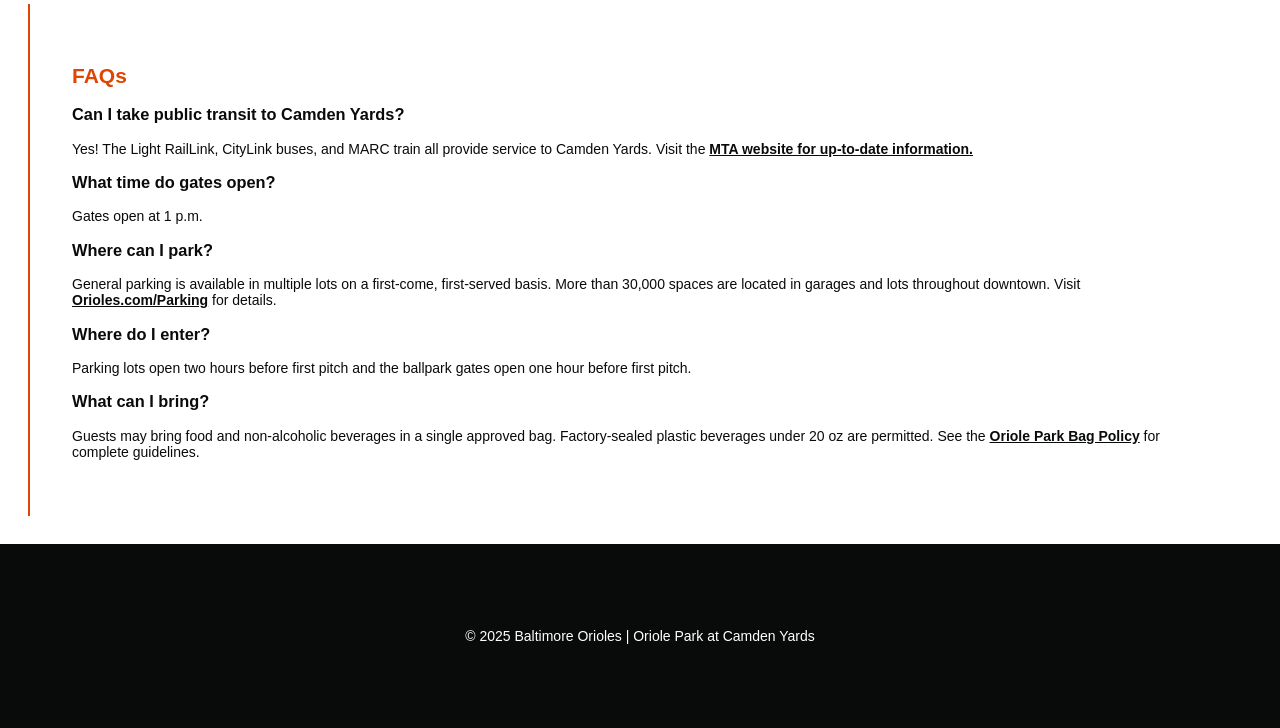
<file: projects/opening-day/index.html>
<!DOCTYPE html>
<html lang="en">

<head>
    <meta charset="UTF-8">
    <meta name="viewport" content="width=device-width, initial-scale=1.0">
    <title>Opening Day at Camden Yards</title>
    <meta name="description"
        content="Practically a holiday in Charm City, Opening Day at Camden Yards celebrates the start of baseball season in Baltimore. Be there March 26 to watch the Orioles take on the Minnesota Twins.">
    <link rel="stylesheet" href="css/style.css">
</head>

<body>
    <header>
        <p class="date-time">March 26, 2026 | 3:05 pm</p>
        <h1>Opening Day at Camden Yards</h1>
        <h2>Baltimore Orioles vs. Minnesota Twins</h2>
        <img src="img/opening-day.png"
            alt="A lively baseball game at a packed stadium. Fans in orange cheer enthusiastically, arms raised. The field is lush, surrounded by city buildings. Energetic atmosphere.">
    </header>
    <main>
        <section class="intro">
            <h2>Celebrate the start of the 2025 baseball season!</h2>
            <p>Practically a holiday in Charm City, Opening Day at Camden Yards celebrates the start of baseball season
                in
                Baltimore. While there’s nothing like a game at historic Oriole Park, one of the most revered baseball
                stadiums in the country, it’s just as fun to cheer on the Birds from beloved sports bars like Pickles
                Pub
                and Pratt Street Ale House. Nearby Federal Hill will also be flooded with fans, who will paint the
                streets
                black and orange for the day. However you choose to celebrate, you won’t want to miss out on this fun
                tradition!</p>
            <p>So be there March 26 to watch the Orioles take on the Minnesota Twins. Use the information below to plan
                your day, and get your Baltimore Orioles Opening Day 2026 tickets today!</p>
            <div class="tickets">
                <p><a href="https://www.ticketmaster.com/event/Z7r9jZ1A7QFob">Get your tickets here</a></p>
                <p><em>Tickets start at $130</em></p>
            </div>
        </section>
        <section class="game-details">
            <h3>First Pitch: 3:05 p.m.</h3>
            <p>Oriole Park at Camden Yards, Baltimore, MD</p>
        </section>
        <section class="faq">
            <h2>FAQs</h2>
            <h3>Can I take public transit to Camden Yards?</h3>
            <p>Yes! The Light RailLink, CityLink buses, and MARC train all provide service to Camden Yards. Visit the <a
                    href="https://www.mta.maryland.gov/">MTA
                    website for up-to-date information.</a></p>
            <h3>What time do gates open?</h3>
            <p>Gates open at 1 p.m.</p>
            <h3>Where can I park?</h3>
            <p>General parking is available in multiple lots on a first-come, first-served basis. More than 30,000
                spaces are located in garages and lots throughout downtown. Visit <a
                    href="https://www.mlb.com/orioles/ballpark/transportation">Orioles.com/Parking</a> for details.</p>
            <h3>Where do I enter?</h3>
            <p>Parking lots open two hours before first pitch and the ballpark gates open one hour before first pitch.
            </p>
            <h3>What can I bring?</h3>
            <p>Guests may bring food and non-alcoholic beverages in a single approved bag. Factory-sealed plastic
                beverages under 20 oz are permitted.
                See the <a href="https://www.mlb.com/orioles/ballpark/information/guide#b-content">Oriole
                    Park Bag Policy</a> for complete guidelines.</p>
        </section>
    </main>
    <footer>
        <p>© 2025 Baltimore Orioles | Oriole Park at Camden Yards</p>
    </footer>

</body>

</html>
</file>
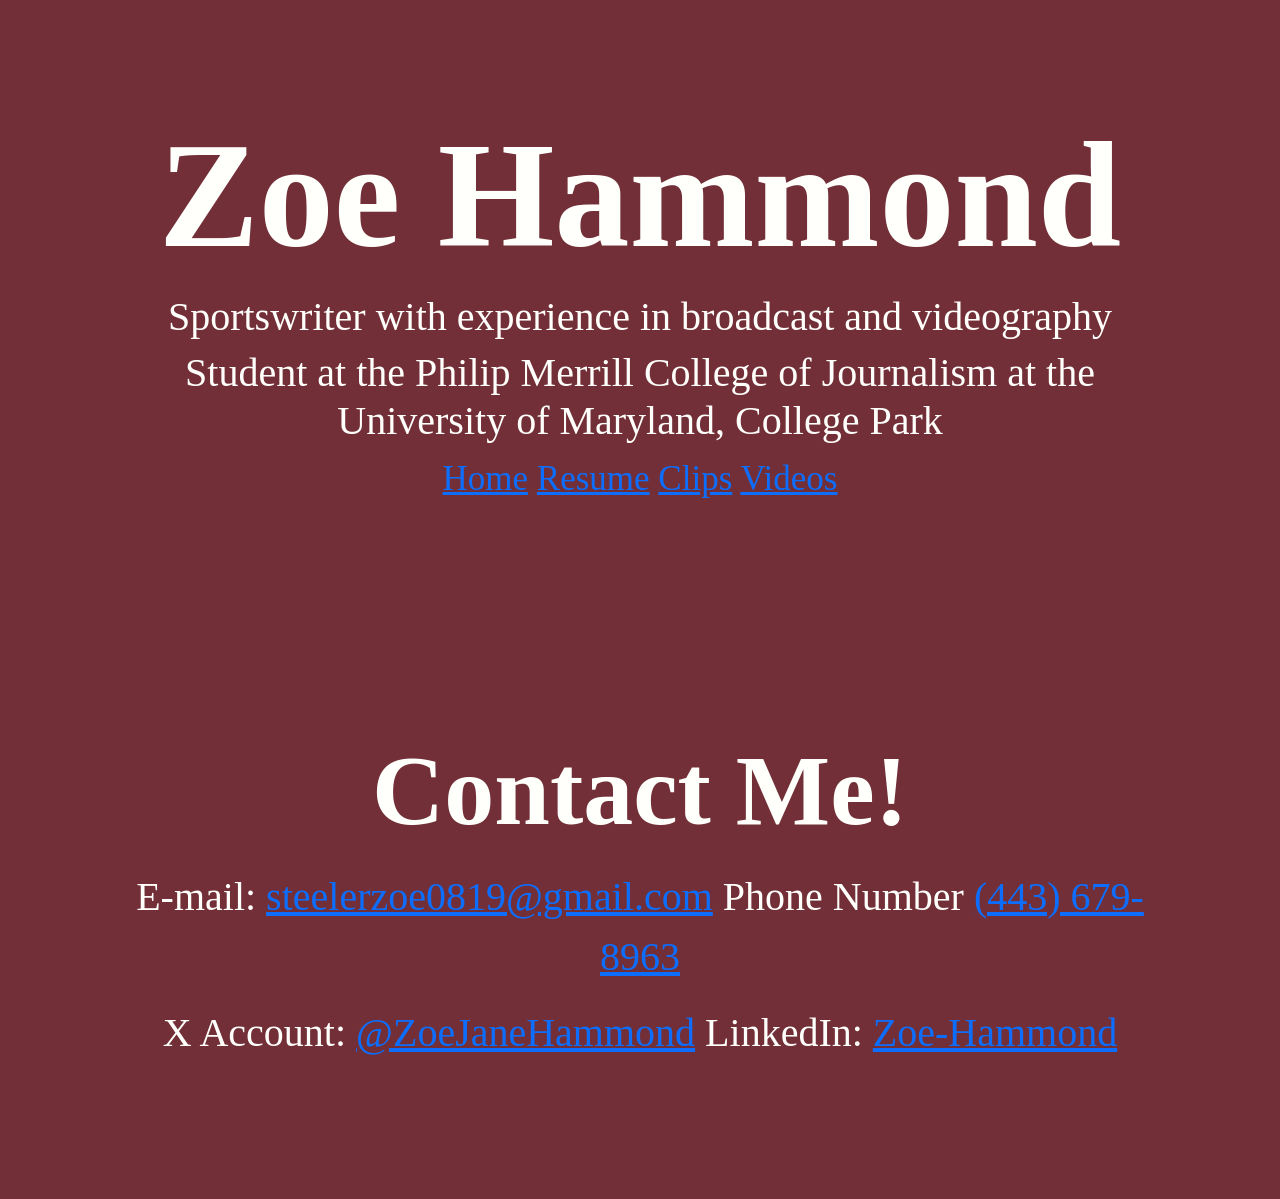
<file: zoe-hammong.github.io/videos/index.html>
<!DOCTYPE html>
<html lang="en">

<head>
    <meta charset="UTF-8">
    <meta name="viewport" content="width=device-width, initial-scale=1.0">
    <title>Videos</title>
    <meta name="description" content="">
    <link href="https://cdn.jsdelivr.net/npm/bootstrap@5.3.8/dist/css/bootstrap.min.css" rel="stylesheet"
        integrity="sha384-sRIl4kxILFvY47J16cr9ZwB07vP4J8+LH7qKQnuqkuIAvNWLzeN8tE5YBujZqJLB" crossorigin="anonymous">

    <link rel="stylesheet" href="../site/css/style.css">
    <script src="https://cdn.jsdelivr.net/npm/@popperjs/core@2.11.8/dist/umd/popper.min.js"
        integrity="sha384-I7E8VVD/ismYTF4hNIPjVp/Zjvgyol6VFvRkX/vR+Vc4jQkC+hVqc2pM8ODewa9r"
        crossorigin="anonymous"></script>
    <script src="https://cdn.jsdelivr.net/npm/bootstrap@5.3.8/dist/js/bootstrap.min.js"
        integrity="sha384-G/EV+4j2dNv+tEPo3++6LCgdCROaejBqfUeNjuKAiuXbjrxilcCdDz6ZAVfHWe1Y"
        crossorigin="anonymous"></script>
</head>

 <header>
        <H1>Zoe Hammond</H1>
        <H3>Sportswriter with experience in broadcast and videography</H3>
        <h3>Student at the Philip Merrill College of Journalism at the University of Maryland, College Park</h3>
        <a href="../"> Home</a>
        <a href="../resume/">Resume</a>
        <a href="../clips/"> Clips</a>
        <a href="#"> Videos</a>
    </header>

<body>


</body>
<footer>
<h2><strong>Contact Me!</strong></h2> 
    </p>
    <p>
        E-mail:
        <a href="mailto:steelerzoe0819@gmail.com">steelerzoe0819@gmail.com</a>
        Phone Number
        <a href= "tel:4436798963" >(443) 679-8963</a> 
    </p>
<p> X Account:
        <a href="https://x.com/ZoeJaneHammond" target="_blank">@ZoeJaneHammond</a>
    LinkedIn:
    <a href="linkedin.com/in/zoe-hammond-83422225a" target="_blank"> Zoe-Hammond</a>
</p>

</footer>
</html>
</file>
<file: site/css/style.css>
/*font-family: ."Luxurious Roman", serif;
font-family: "Newsreader", serif; */

body {
    font-family: "Newsreader", serif;
    font-size: 0.5em;
    background-color: #A97B81;
    font-weight: 600;
    margin: auto;
}

main {
    align-content: center;
}

header,
footer {
    background-color: #722F37;
    color: #fffffc;
    font-family: "Luxurious Roman", serif;
    padding: 3em;
    text-align: center;
}

h1 {
    font-size: 1.5em;
    font-weight: bold;
}

h2 {
    font-size: 1em;
}

h3 {
    font-size: 1.25em
}

#title {
    font-size: 1.25em;
    font-weight: bold;
    text-align: center;
    color: #2E1F21;
}

.container {
    color: #F5E9E2;
    margin: 2em auto;
}

footer {
    font-size: 1em;
}

a {
    color: #F5E9E2;
}

h4 {
    color: #5B262C;
    font-size: 1em;
    font-weight: 700;
}

.block {
    border: 10px solid #fffffc;
    padding: .5em;
    text-align: center;
    margin: .25em;
}

.block ul {
    font-weight: 100;
    color: #F5E9E2;
    font-size: .75em;
}

.block p {
    font-weight: 100;
    color: #F5E9E2;
    font-size: .75em;
}

.clips img {
    padding: .75em 0;
}
</file>
<file: zoe-hammong.github.io/site/css/style.css>
/*font-family: ."Luxurious Roman", serif;
font-family: "Newsreader", serif; */

header {
    text-align: center;
    background-color: #722F37;
    color: #fffffc;
    font-family: "Luxurious Roman", serif;
    padding: 3em;
}

footer {
    background-color: #722F37;
    color: #fffffc;
    font-family: "Luxurious Roman", serif;
    padding: 3em;
    text-align: center;
    font-size: 40px;
}

header h1,
footer h1 {
    font-size: 150px;
    font-weight: bold;
}

header h2,
footer h2 {
    font-size: 100px;
}

header h3,
footer h3 {
    font-size: 40px;
}

body {
    font-family: "Newsreader", serif;
    font-size: 35px;
    background-color: #A97B81;
}

#title {
    font-size: 150px;
    font-weight: bold;
    text-align: center;
    color: #2E1F21;
}

.container {
    font-family: "Newsreader", serif;
    font-size: 30px;
    display: flex;
    align-items: center;
    gap: 80px;
    color: #F5E9E2;
    font-weight: 600;
}

.writing-bullets {
    color: #F5E9E2;
    font-weight: 100;
    font-size: 30px;
    border: 10px solid #fffffc;
    padding: 1em;
    border-radius: 10px;
    width: 800px;
    text-align: center;
}

.title2 {
    color: #5B262C;
    font-size: 60px;
    font-weight: 500;
}

.title3 {
    color: #5B262C;
    font-size: 60px;
    font-weight: 500;
}

.writing-bullets2 {
    color: #F5E9E2;
    font-weight: 100;
    font-size: 30px;
    border: 10px solid #fffffc;
    padding: 1em 1em;
    border-radius: 10px;
    width: 800px;
    text-align: center;
    position: relative;
    margin-top: 10em;
}

.writing-bullets3 {
    color: #F5E9E2;
    font-weight: 100;
    font-size: 30px;
    border: 10px solid #fffffc;
    padding: 1em;
    border-radius: 10px;
    width: 800px;
    text-align: center;
}

.bullets {
    display: flex;
    gap: 20px;
    margin-top: 30px;
    align-items: center;
    justify-content: space-between;
    gap: 20px;
    position: relative;
}

.image1 {
    width: 1000px;
    margin: 0 auto;
    display: block;
    max-width: 1000px;
}

.section-container {
    display: flex;
    margin: 40px 0;
    align-items: flex-start;
    justify-content: space-between;
}

.education,
.work {
    width: 48%;
    color: #F5E9E2;
    font-weight: 100;
    font-size: 30px;
    border: 10px solid #fffffc;
    padding: 1em;
    border-radius: 10px;
    position: relative;
}

.image2 {
    width: 1000px;
    margin-left: 5em;
}

.image3 {
    width: 1100px;
    height: 300px;
    margin-left: 10em;
}

.image4 {
    width: 650px;
    margin-top: 2em;
}

.image5 {
    width: 700px;
    margin-top: 2em;
}

.title4 {
    color: #5B262C;
    font-size: 90px;
    font-weight: 500;
    text-align: center;
}

.image-container {
    display: flex;
    flex-wrap: wrap;
    justify-content: center;
    gap: 40px;
    margin-top: 40px;
}
</file>
<file: projects/final/css/style.css>
body {
    background-color: #6B705C;
    font-family: "Google Sans Flex";
    font-size: 16px;
    line-height: 1.6;
    font-weight: 400;
    color: #2E2E2E;
     margin: 0;
    padding: 0 2rem;
}

header {
    align-items: center;
    text-align: center;
}

h1 {
    font-family: "Prompt";
    font-size: 50px;
    font-weight: 700;
    margin-top: 2em;
    margin-bottom: 1em;
    color: #341539;
}

main {
    max-width: 1200px;
    margin: 0 auto;
    padding: 0 2rem;
}

.lede {
    font-size: 18px;
    text-align: center;
}

.quote {
    font-style: italic;
    font-weight: bold;
    font-size: 18px;
}

.title {
    font-size: 20px;
    font-weight: bold;
    color: black;
    margin-top: 2em;
    margin-bottom: 2em;
}
.image {
    align-content: center;
    padding-top: 4em;
    max-width: 65%;
    display:block;
    margin: 0 auto;
}

.byline {
    font-weight: 800;
    font-size: 20px;
    margin-bottom: 2em;
}

.block {
    border: 3px dotted #341539;
    padding: 1em;
    text-align: center;
    margin: 2em;
}
footer{
    font-size: 18px;
    color: #341539;
}
a{
    color: #341539;
    font-style: italic;
}
.caption{
    text-align: center;
    font-family: 'Gill Sans', 'Gill Sans MT', Calibri, 'Trebuchet MS', sans-serif;
    font-size: smaller;
    font-style: italic;
    color:#341539;
    padding-bottom: 3em;
}
</file>
<file: projects/opening-day/css/style.css>
/* 
Orange: DF4601
Black: 090B0B
White: FFFFFC
 */
/* ===== BASE STYLES ===== */
body {
    /* TODO: Set font-family, font-size, color (black), 
    margin for entire page */
    font-family: Verdana, Geneva, Tahoma, sans-serif;
    font-size: 14px;
    color: #090B0B;
    margin: 0;
}

/* ===== HEADER + footer ===== */
header,
footer {
    /* TODO: Style header with background-color (black), color (white), 
    text-align, padding -- 
    footer is comma deliniated because it takes the same styles*/
    background-color: #090B0B;
    color: #fffffc;
    text-align: center;
    padding: 5em;

}

.date-time {
    /* TODO: Make the date-time orange, uppercase, and bold */
    color: #DF4601;
    font-weight: bold;
    text-transform: uppercase;
}

/* ===== MAIN CONTENT ===== */
h2 {
    /* TODO: Style the h2 (orange) -- 
    this will carry thru to all h2 elements, including the header*/
    color: #DF4601;

}

main {
    /* TODO: Add margin to main content area */
    margin: 2em;
}

a {
    /* TODO: Style links throughout the page (color, font-weight) */
    color: #090B0B;
    font-weight: bold;
}

.intro {
    /* TODO: Set font-size for lead-in paragraph to 1.25x the body font size (em) */
    font-size: 1.25em;
}

/* ===== TICKETS SUBSECTION (BUTTON) ===== */
.tickets {
    /* TODO: Set line-height to 2, text-align center, and add margin (top and bottom) */
    line-height: 2;
    text-align: center;
    margin: 3em 0;
}

.tickets a {
    /* TODO: Sets styling for button link - add padding (all sides), 
    background-color, color, and text-decoration (none) */
    padding: 1em;
    background-color: #090B0B;
    color: #fffffc;
    text-decoration: none;
}

/* ===== GAME DETAILS SECTION (ORANGE BOX) ===== */
.game-details {
    /* TODO: Style the game-details section with orange background, white text, 
    centered alignment, padding, and margin */
    background-color: #DF4601;
    color: #fffffc;
    text-align: center;
    padding: 2em;
    margin: 2em;
}

/* ===== FAQs SECTION ===== */
.faq {
    /* TODO: Add an orange left border and padding to the list section */
    border-left: 2px solid #DF4601;
    padding: 3em;
}
</file>
